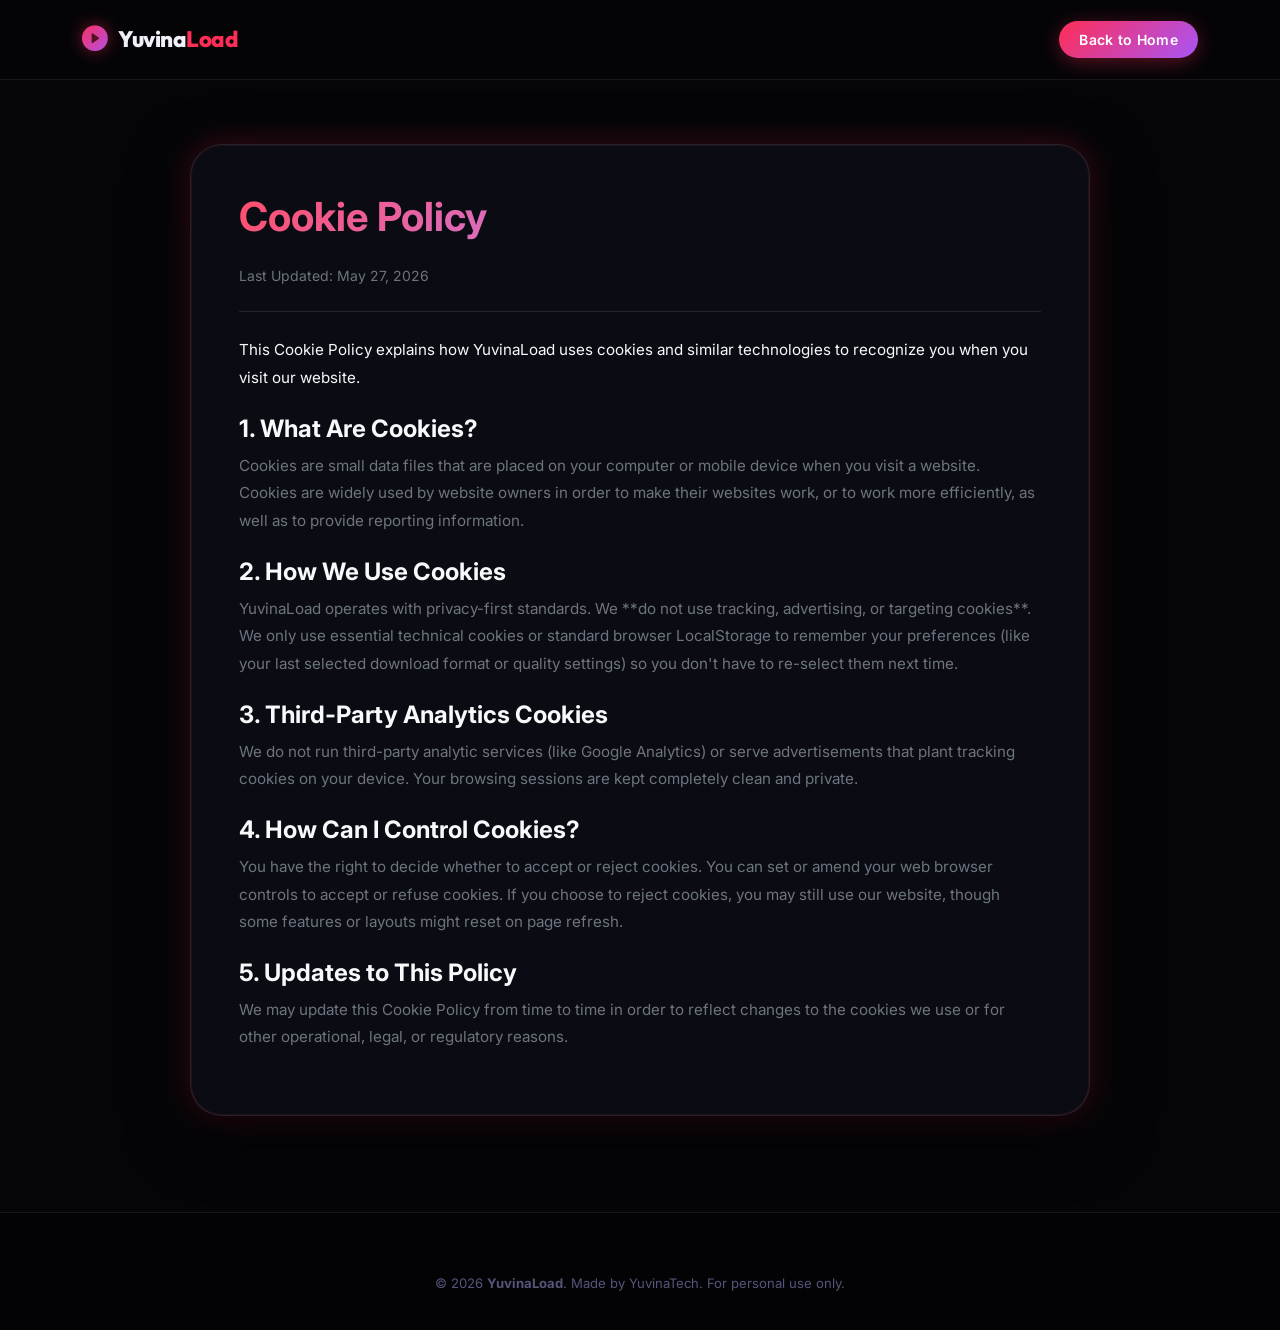
<file: legal/cookies.html>
<!DOCTYPE html>
<html lang="en">
<head>
  <meta charset="UTF-8" />
  <meta name="viewport" content="width=device-width, initial-scale=1.0" />
  <title>Cookie Policy - YuvinaLoad</title>
  <link rel="icon" type="image/png" href="../assets/favicon.png" />
  <link rel="preconnect" href="https://fonts.googleapis.com" />
  <link rel="preconnect" href="https://fonts.gstatic.com" crossorigin />
  <link href="https://fonts.googleapis.com/css2?family=Inter:wght@300;400;500;600;700;800;900&family=Outfit:wght@400;600;700;800&display=swap" rel="stylesheet" />
  <link rel="stylesheet" href="https://cdn.jsdelivr.net/npm/bootstrap@5.3.3/dist/css/bootstrap.min.css" />
  <link rel="stylesheet" href="https://cdn.jsdelivr.net/npm/bootstrap-icons@1.11.3/font/bootstrap-icons.min.css" />
  <link rel="stylesheet" href="../style.css" />

  <!-- Google tag (gtag.js) -->
  <script async src="https://www.googletagmanager.com/gtag/js?id=G-RNN9C85YYX"></script>
  <script>
    window.dataLayer = window.dataLayer || [];
    function gtag(){dataLayer.push(arguments);}
    gtag('js', new Date());

    gtag('config', 'G-RNN9C85YYX');
  </script>
</head>
<body class="section-darker">

  <!-- NAVBAR -->
  <nav class="navbar navbar-expand-lg fixed-top glass-nav" id="mainNav">
    <div class="container">
      <a class="navbar-brand brand-logo" href="../index.html">
        <span class="logo-icon"><i class="bi bi-play-circle-fill"></i></span>
        <span class="brand-text">Yuvina<span class="brand-accent">Load</span></span>
      </a>
      <a class="btn btn-glow-sm ms-auto" href="../index.html">Back to Home</a>
    </div>
  </nav>

  <!-- CONTENT -->
  <section class="py-5 mt-5">
    <div class="container py-5">
      <div class="downloader-card mx-auto p-4 p-md-5" style="max-width: 900px; animation: none;">
        <h1 class="gradient-text mb-4 fw-bold">Cookie Policy</h1>
        <p class="text-secondary small">Last Updated: May 27, 2026</p>
        <hr class="border-secondary my-4" />
        
        <div class="legal-content text-secondary" style="line-height: 1.8; font-size: 0.95rem;">
          <p class="text-light">This Cookie Policy explains how YuvinaLoad uses cookies and similar technologies to recognize you when you visit our website.</p>
          
          <h4 class="text-light mt-4 fw-bold">1. What Are Cookies?</h4>
          <p>Cookies are small data files that are placed on your computer or mobile device when you visit a website. Cookies are widely used by website owners in order to make their websites work, or to work more efficiently, as well as to provide reporting information.</p>
          
          <h4 class="text-light mt-4 fw-bold">2. How We Use Cookies</h4>
          <p>YuvinaLoad operates with privacy-first standards. We **do not use tracking, advertising, or targeting cookies**. We only use essential technical cookies or standard browser LocalStorage to remember your preferences (like your last selected download format or quality settings) so you don't have to re-select them next time.</p>
          
          <h4 class="text-light mt-4 fw-bold">3. Third-Party Analytics Cookies</h4>
          <p>We do not run third-party analytic services (like Google Analytics) or serve advertisements that plant tracking cookies on your device. Your browsing sessions are kept completely clean and private.</p>
          
          <h4 class="text-light mt-4 fw-bold">4. How Can I Control Cookies?</h4>
          <p>You have the right to decide whether to accept or reject cookies. You can set or amend your web browser controls to accept or refuse cookies. If you choose to reject cookies, you may still use our website, though some features or layouts might reset on page refresh.</p>
          
          <h4 class="text-light mt-4 fw-bold">5. Updates to This Policy</h4>
          <p>We may update this Cookie Policy from time to time in order to reflect changes to the cookies we use or for other operational, legal, or regulatory reasons.</p>
        </div>
      </div>
    </div>
  </section>

  <!-- FOOTER -->
  <footer class="site-footer">
    <div class="container">
      <div class="footer-bottom mt-0 pt-0" style="border-top: none;">
        <p>© 2026 <strong>YuvinaLoad</strong>. Made by YuvinaTech. For personal use only.</p>
      </div>
    </div>
  </footer>

</body>
</html>
</file>
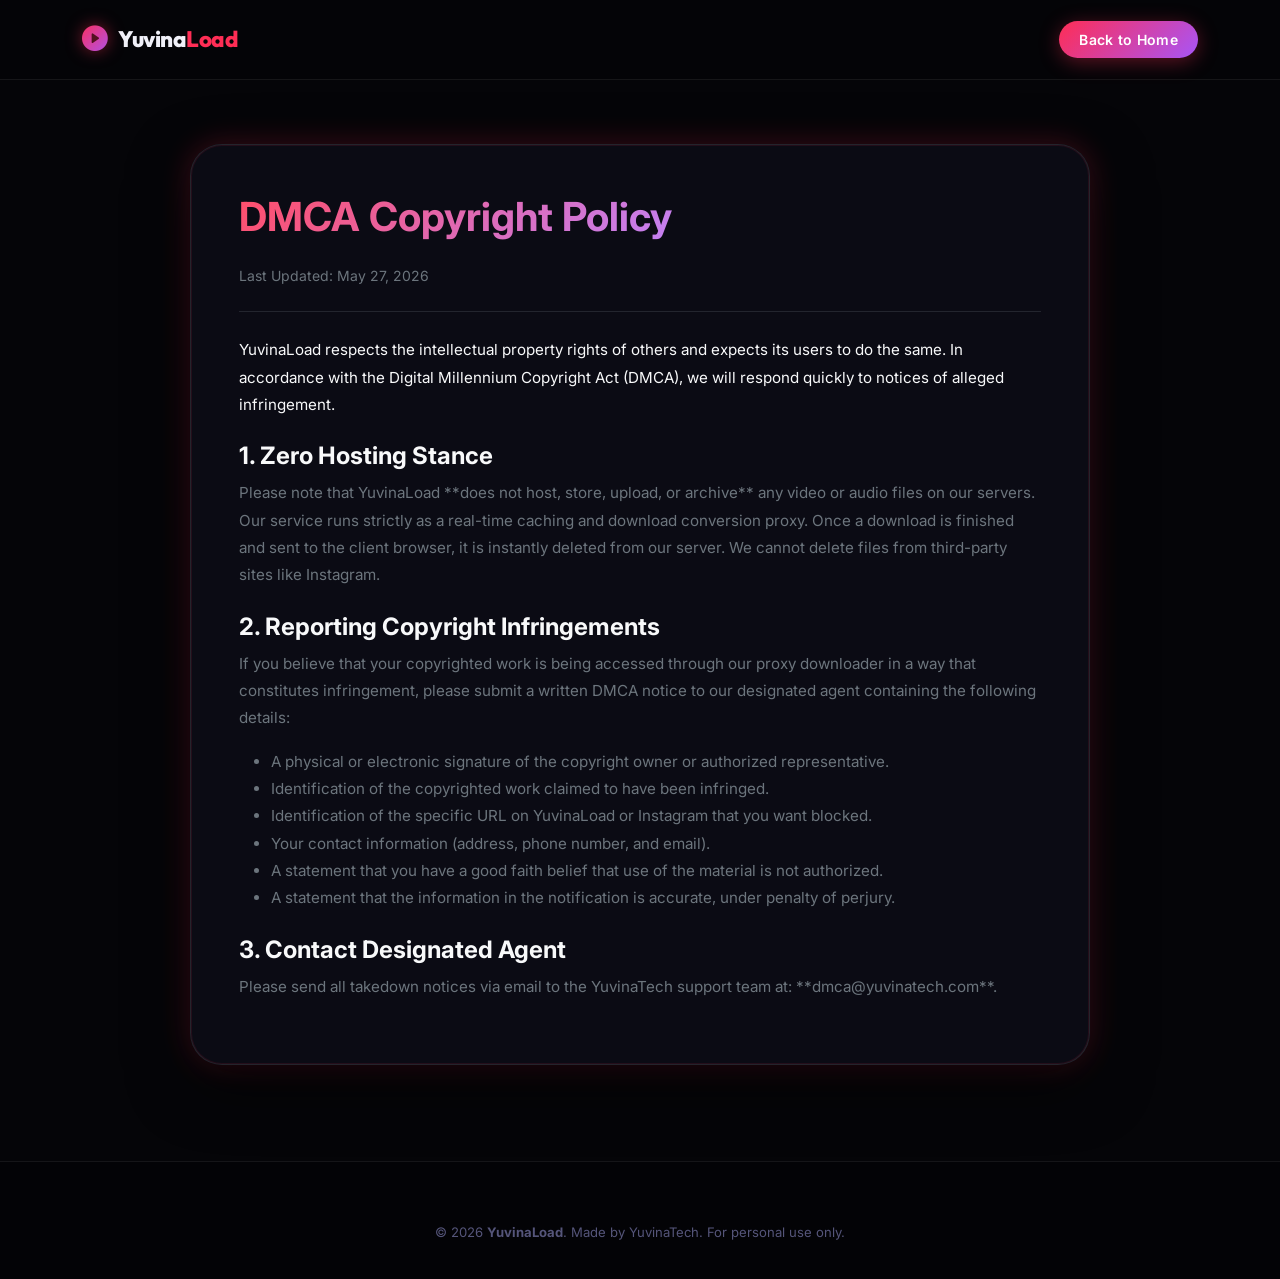
<file: legal/dmca.html>
<!DOCTYPE html>
<html lang="en">
<head>
  <meta charset="UTF-8" />
  <meta name="viewport" content="width=device-width, initial-scale=1.0" />
  <title>DMCA Policy - YuvinaLoad</title>
  <link rel="icon" type="image/png" href="../assets/favicon.png" />
  <link rel="preconnect" href="https://fonts.googleapis.com" />
  <link rel="preconnect" href="https://fonts.gstatic.com" crossorigin />
  <link href="https://fonts.googleapis.com/css2?family=Inter:wght@300;400;500;600;700;800;900&family=Outfit:wght@400;600;700;800&display=swap" rel="stylesheet" />
  <link rel="stylesheet" href="https://cdn.jsdelivr.net/npm/bootstrap@5.3.3/dist/css/bootstrap.min.css" />
  <link rel="stylesheet" href="https://cdn.jsdelivr.net/npm/bootstrap-icons@1.11.3/font/bootstrap-icons.min.css" />
  <link rel="stylesheet" href="../style.css" />

  <!-- Google tag (gtag.js) -->
  <script async src="https://www.googletagmanager.com/gtag/js?id=G-RNN9C85YYX"></script>
  <script>
    window.dataLayer = window.dataLayer || [];
    function gtag(){dataLayer.push(arguments);}
    gtag('js', new Date());
  
    gtag('config', 'G-RNN9C85YYX');
  </script>
</head>
<body class="section-darker">

  <!-- NAVBAR -->
  <nav class="navbar navbar-expand-lg fixed-top glass-nav" id="mainNav">
    <div class="container">
      <a class="navbar-brand brand-logo" href="../index.html">
        <span class="logo-icon"><i class="bi bi-play-circle-fill"></i></span>
        <span class="brand-text">Yuvina<span class="brand-accent">Load</span></span>
      </a>
      <a class="btn btn-glow-sm ms-auto" href="../index.html">Back to Home</a>
    </div>
  </nav>

  <!-- CONTENT -->
  <section class="py-5 mt-5">
    <div class="container py-5">
      <div class="downloader-card mx-auto p-4 p-md-5" style="max-width: 900px; animation: none;">
        <h1 class="gradient-text mb-4 fw-bold">DMCA Copyright Policy</h1>
        <p class="text-secondary small">Last Updated: May 27, 2026</p>
        <hr class="border-secondary my-4" />
        
        <div class="legal-content text-secondary" style="line-height: 1.8; font-size: 0.95rem;">
          <p class="text-light">YuvinaLoad respects the intellectual property rights of others and expects its users to do the same. In accordance with the Digital Millennium Copyright Act (DMCA), we will respond quickly to notices of alleged infringement.</p>
          
          <h4 class="text-light mt-4 fw-bold">1. Zero Hosting Stance</h4>
          <p>Please note that YuvinaLoad **does not host, store, upload, or archive** any video or audio files on our servers. Our service runs strictly as a real-time caching and download conversion proxy. Once a download is finished and sent to the client browser, it is instantly deleted from our server. We cannot delete files from third-party sites like Instagram.</p>
          
          <h4 class="text-light mt-4 fw-bold">2. Reporting Copyright Infringements</h4>
          <p>If you believe that your copyrighted work is being accessed through our proxy downloader in a way that constitutes infringement, please submit a written DMCA notice to our designated agent containing the following details:</p>
          <ul>
            <li>A physical or electronic signature of the copyright owner or authorized representative.</li>
            <li>Identification of the copyrighted work claimed to have been infringed.</li>
            <li>Identification of the specific URL on YuvinaLoad or Instagram that you want blocked.</li>
            <li>Your contact information (address, phone number, and email).</li>
            <li>A statement that you have a good faith belief that use of the material is not authorized.</li>
            <li>A statement that the information in the notification is accurate, under penalty of perjury.</li>
          </ul>
          
          <h4 class="text-light mt-4 fw-bold">3. Contact Designated Agent</h4>
          <p>Please send all takedown notices via email to the YuvinaTech support team at: **dmca@yuvinatech.com**.</p>
        </div>
      </div>
    </div>
  </section>

  <!-- FOOTER -->
  <footer class="site-footer">
    <div class="container">
      <div class="footer-bottom mt-0 pt-0" style="border-top: none;">
        <p>© 2026 <strong>YuvinaLoad</strong>. Made by YuvinaTech. For personal use only.</p>
      </div>
    </div>
  </footer>

</body>
</html>
</file>
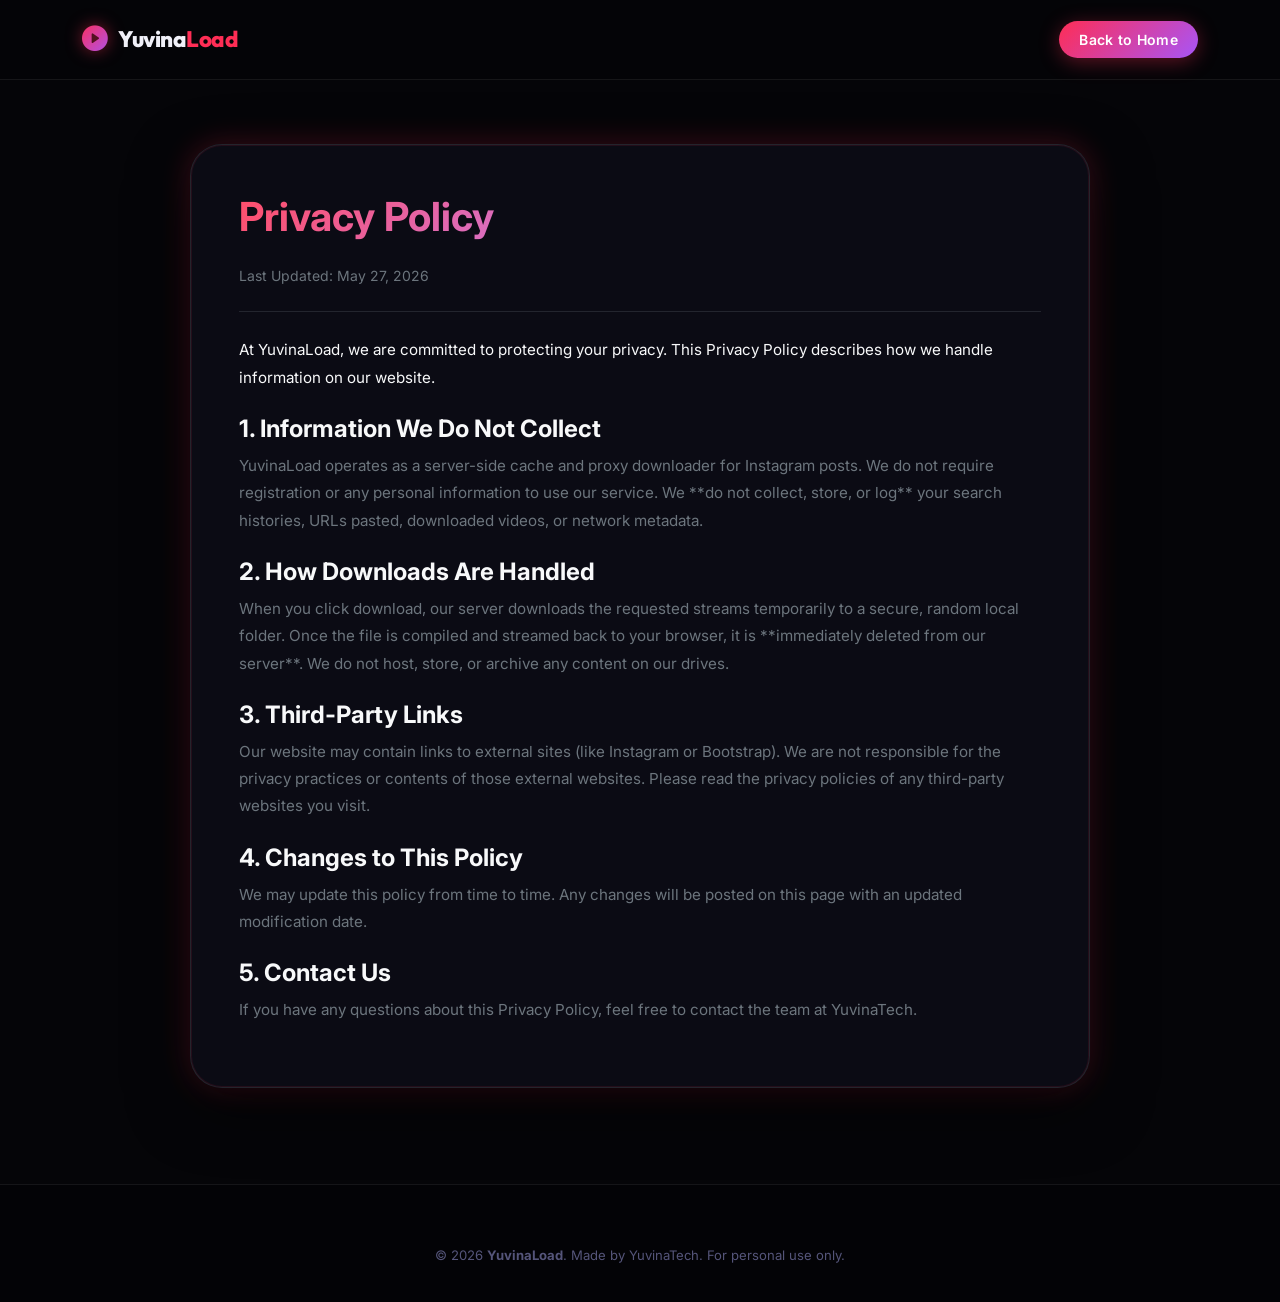
<file: legal/privacy.html>
<!DOCTYPE html>
<html lang="en">
<head>
  <meta charset="UTF-8" />
  <meta name="viewport" content="width=device-width, initial-scale=1.0" />
  <title>Privacy Policy - YuvinaLoad</title>
  <link rel="icon" type="image/png" href="../assets/favicon.png" />
  <link rel="preconnect" href="https://fonts.googleapis.com" />
  <link rel="preconnect" href="https://fonts.gstatic.com" crossorigin />
  <link href="https://fonts.googleapis.com/css2?family=Inter:wght@300;400;500;600;700;800;900&family=Outfit:wght@400;600;700;800&display=swap" rel="stylesheet" />
  <link rel="stylesheet" href="https://cdn.jsdelivr.net/npm/bootstrap@5.3.3/dist/css/bootstrap.min.css" />
  <link rel="stylesheet" href="https://cdn.jsdelivr.net/npm/bootstrap-icons@1.11.3/font/bootstrap-icons.min.css" />
  <link rel="stylesheet" href="../style.css" />

  <!-- Google tag (gtag.js) -->
  <script async src="https://www.googletagmanager.com/gtag/js?id=G-RNN9C85YYX"></script>
  <script>
    window.dataLayer = window.dataLayer || [];
    function gtag(){dataLayer.push(arguments);}
    gtag('js', new Date());
  
    gtag('config', 'G-RNN9C85YYX');
  </script>
</head>
<body class="section-darker">

  <!-- NAVBAR -->
  <nav class="navbar navbar-expand-lg fixed-top glass-nav" id="mainNav">
    <div class="container">
      <a class="navbar-brand brand-logo" href="../index.html">
        <span class="logo-icon"><i class="bi bi-play-circle-fill"></i></span>
        <span class="brand-text">Yuvina<span class="brand-accent">Load</span></span>
      </a>
      <a class="btn btn-glow-sm ms-auto" href="../index.html">Back to Home</a>
    </div>
  </nav>

  <!-- CONTENT -->
  <section class="py-5 mt-5">
    <div class="container py-5">
      <div class="downloader-card mx-auto p-4 p-md-5" style="max-width: 900px; animation: none;">
        <h1 class="gradient-text mb-4 fw-bold">Privacy Policy</h1>
        <p class="text-secondary small">Last Updated: May 27, 2026</p>
        <hr class="border-secondary my-4" />
        
        <div class="legal-content text-secondary" style="line-height: 1.8; font-size: 0.95rem;">
          <p class="text-light">At YuvinaLoad, we are committed to protecting your privacy. This Privacy Policy describes how we handle information on our website.</p>
          
          <h4 class="text-light mt-4 fw-bold">1. Information We Do Not Collect</h4>
          <p>YuvinaLoad operates as a server-side cache and proxy downloader for Instagram posts. We do not require registration or any personal information to use our service. We **do not collect, store, or log** your search histories, URLs pasted, downloaded videos, or network metadata.</p>
          
          <h4 class="text-light mt-4 fw-bold">2. How Downloads Are Handled</h4>
          <p>When you click download, our server downloads the requested streams temporarily to a secure, random local folder. Once the file is compiled and streamed back to your browser, it is **immediately deleted from our server**. We do not host, store, or archive any content on our drives.</p>
          
          <h4 class="text-light mt-4 fw-bold">3. Third-Party Links</h4>
          <p>Our website may contain links to external sites (like Instagram or Bootstrap). We are not responsible for the privacy practices or contents of those external websites. Please read the privacy policies of any third-party websites you visit.</p>
          
          <h4 class="text-light mt-4 fw-bold">4. Changes to This Policy</h4>
          <p>We may update this policy from time to time. Any changes will be posted on this page with an updated modification date.</p>
          
          <h4 class="text-light mt-4 fw-bold">5. Contact Us</h4>
          <p>If you have any questions about this Privacy Policy, feel free to contact the team at YuvinaTech.</p>
        </div>
      </div>
    </div>
  </section>

  <!-- FOOTER -->
  <footer class="site-footer">
    <div class="container">
      <div class="footer-bottom mt-0 pt-0" style="border-top: none;">
        <p>© 2026 <strong>YuvinaLoad</strong>. Made by YuvinaTech. For personal use only.</p>
      </div>
    </div>
  </footer>

</body>
</html>
</file>
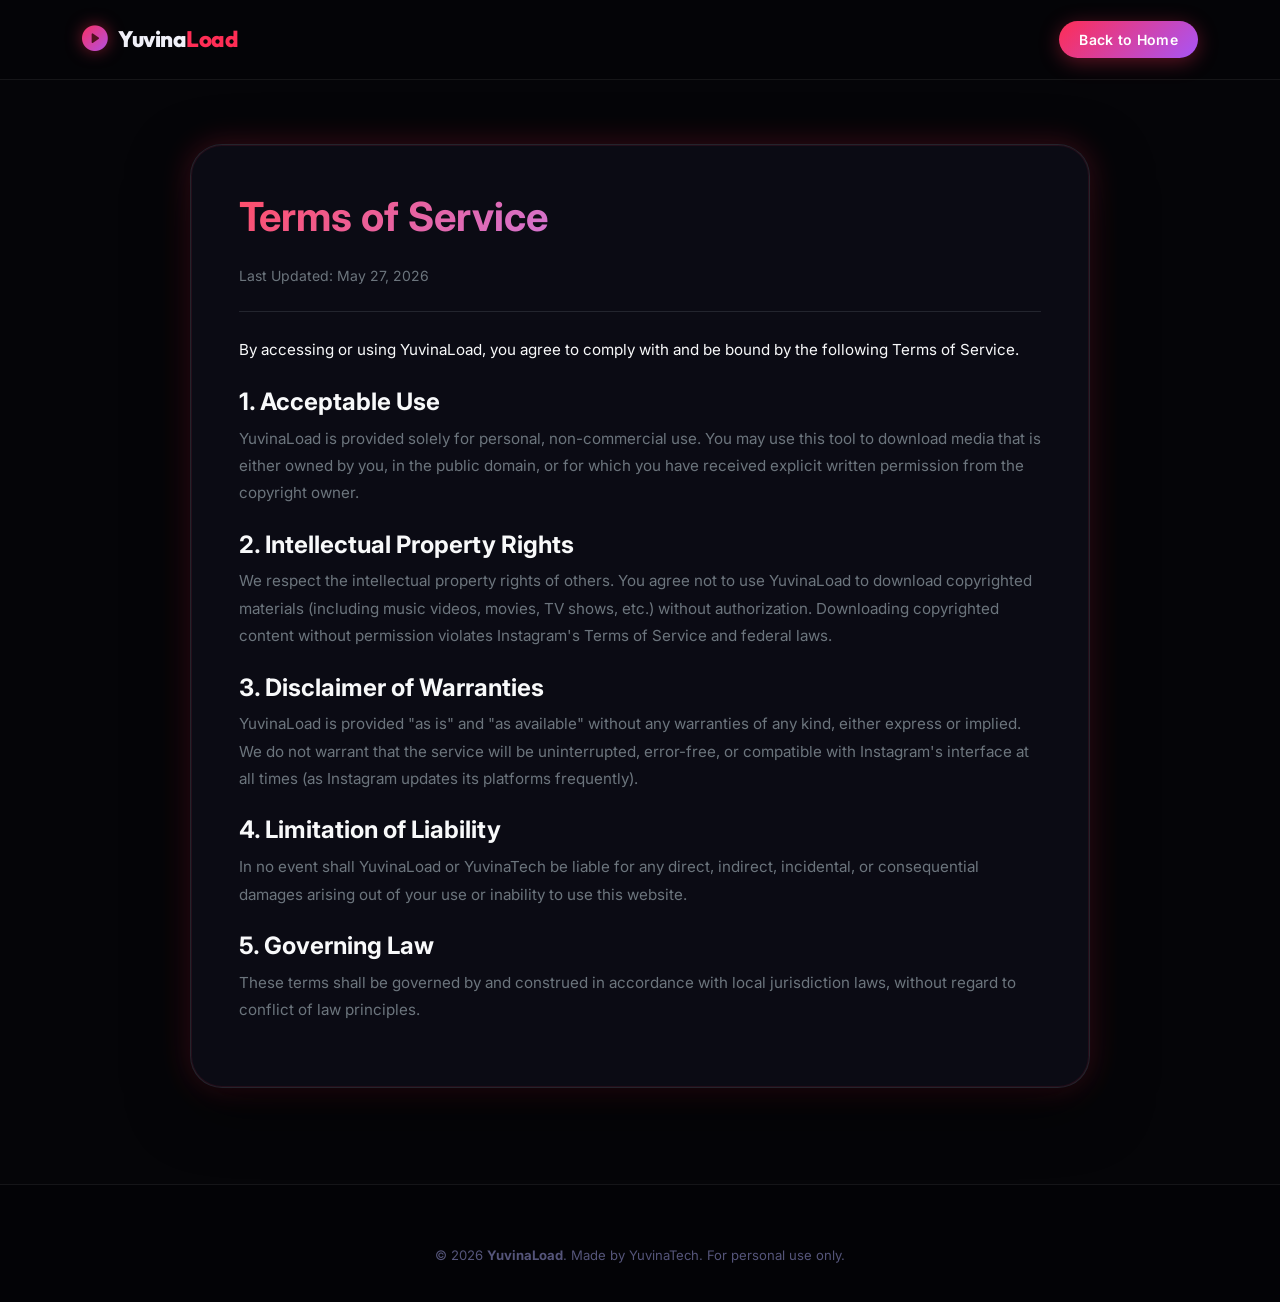
<file: legal/terms.html>
<!DOCTYPE html>
<html lang="en">
<head>
  <meta charset="UTF-8" />
  <meta name="viewport" content="width=device-width, initial-scale=1.0" />
  <title>Terms of Service - YuvinaLoad</title>
  <link rel="icon" type="image/png" href="../assets/favicon.png" />
  <link rel="preconnect" href="https://fonts.googleapis.com" />
  <link rel="preconnect" href="https://fonts.gstatic.com" crossorigin />
  <link href="https://fonts.googleapis.com/css2?family=Inter:wght@300;400;500;600;700;800;900&family=Outfit:wght@400;600;700;800&display=swap" rel="stylesheet" />
  <link rel="stylesheet" href="https://cdn.jsdelivr.net/npm/bootstrap@5.3.3/dist/css/bootstrap.min.css" />
  <link rel="stylesheet" href="https://cdn.jsdelivr.net/npm/bootstrap-icons@1.11.3/font/bootstrap-icons.min.css" />
  <link rel="stylesheet" href="../style.css" />
  <!-- Google tag (gtag.js) -->
  <script async src="https://www.googletagmanager.com/gtag/js?id=G-RNN9C85YYX"></script>
  <script>
    window.dataLayer = window.dataLayer || [];
    function gtag(){dataLayer.push(arguments);}
    gtag('js', new Date());
  
    gtag('config', 'G-RNN9C85YYX');
  </script>
</head>
<body class="section-darker">

  <!-- NAVBAR -->
  <nav class="navbar navbar-expand-lg fixed-top glass-nav" id="mainNav">
    <div class="container">
      <a class="navbar-brand brand-logo" href="../index.html">
        <span class="logo-icon"><i class="bi bi-play-circle-fill"></i></span>
        <span class="brand-text">Yuvina<span class="brand-accent">Load</span></span>
      </a>
      <a class="btn btn-glow-sm ms-auto" href="../index.html">Back to Home</a>
    </div>
  </nav>

  <!-- CONTENT -->
  <section class="py-5 mt-5">
    <div class="container py-5">
      <div class="downloader-card mx-auto p-4 p-md-5" style="max-width: 900px; animation: none;">
        <h1 class="gradient-text mb-4 fw-bold">Terms of Service</h1>
        <p class="text-secondary small">Last Updated: May 27, 2026</p>
        <hr class="border-secondary my-4" />
        
        <div class="legal-content text-secondary" style="line-height: 1.8; font-size: 0.95rem;">
          <p class="text-light">By accessing or using YuvinaLoad, you agree to comply with and be bound by the following Terms of Service.</p>
          
          <h4 class="text-light mt-4 fw-bold">1. Acceptable Use</h4>
          <p>YuvinaLoad is provided solely for personal, non-commercial use. You may use this tool to download media that is either owned by you, in the public domain, or for which you have received explicit written permission from the copyright owner.</p>
          
          <h4 class="text-light mt-4 fw-bold">2. Intellectual Property Rights</h4>
          <p>We respect the intellectual property rights of others. You agree not to use YuvinaLoad to download copyrighted materials (including music videos, movies, TV shows, etc.) without authorization. Downloading copyrighted content without permission violates Instagram's Terms of Service and federal laws.</p>
          
          <h4 class="text-light mt-4 fw-bold">3. Disclaimer of Warranties</h4>
          <p>YuvinaLoad is provided "as is" and "as available" without any warranties of any kind, either express or implied. We do not warrant that the service will be uninterrupted, error-free, or compatible with Instagram's interface at all times (as Instagram updates its platforms frequently).</p>
          
          <h4 class="text-light mt-4 fw-bold">4. Limitation of Liability</h4>
          <p>In no event shall YuvinaLoad or YuvinaTech be liable for any direct, indirect, incidental, or consequential damages arising out of your use or inability to use this website.</p>
          
          <h4 class="text-light mt-4 fw-bold">5. Governing Law</h4>
          <p>These terms shall be governed by and construed in accordance with local jurisdiction laws, without regard to conflict of law principles.</p>
        </div>
      </div>
    </div>
  </section>

  <!-- FOOTER -->
  <footer class="site-footer">
    <div class="container">
      <div class="footer-bottom mt-0 pt-0" style="border-top: none;">
        <p>© 2026 <strong>YuvinaLoad</strong>. Made by YuvinaTech. For personal use only.</p>
      </div>
    </div>
  </footer>

</body>
</html>
</file>
<file: style.css>
/* ══════════════════════════════════════════════
   YuvinaLoad – Instagram Downloader Stylesheet
   ══════════════════════════════════════════════ */

/* ── CSS Custom Properties ── */
:root {
  --bg-darkest: #050508;
  --bg-dark:    #0a0a12;
  --bg-card:    #0f0f1a;
  --bg-glass:   rgba(15, 15, 26, 0.7);
  --border:     rgba(255,255,255,0.07);
  --border-glow: rgba(255,60,100,0.3);

  --red:        #ff2d55;
  --red-light:  #ff4e6a;
  --purple:     #a855f7;
  --blue:       #38bdf8;
  --green:      #06d6a0;
  --amber:      #f59e0b;

  --grad-primary: linear-gradient(135deg, #ff2d55 0%, #a855f7 100%);
  --grad-text:    linear-gradient(135deg, #ff4e6a 0%, #c084fc 60%, #38bdf8 100%);

  --text-primary:   #f0f0f8;
  --text-secondary: #8888aa;
  --text-muted:     #55557a;

  --ff-body:    'Inter', sans-serif;
  --ff-heading: 'Outfit', sans-serif;

  --radius-sm:  8px;
  --radius-md:  14px;
  --radius-lg:  22px;
  --radius-xl:  32px;

  --shadow-glow-red:    0 0 30px rgba(255,45,85,0.25);
  --shadow-glow-purple: 0 0 30px rgba(168,85,247,0.25);
  --shadow-card:        0 8px 32px rgba(0,0,0,0.5);
}

/* ── Reset & Base ── */
*, *::before, *::after { box-sizing: border-box; margin: 0; padding: 0; }

html {
  scroll-behavior: smooth;
  scroll-padding-top: 80px;
}

body {
  font-family: var(--ff-body);
  background: var(--bg-darkest);
  color: var(--text-primary);
  min-height: 100vh;
  overflow-x: hidden;
  line-height: 1.6;
}

/* ── Scrollbar ── */
::-webkit-scrollbar { width: 6px; }
::-webkit-scrollbar-track { background: var(--bg-dark); }
::-webkit-scrollbar-thumb { background: var(--red); border-radius: 3px; }

/* ══════════════════════════════
   NAVBAR
══════════════════════════════ */
.glass-nav {
  background: rgba(5,5,8,0.85);
  backdrop-filter: blur(20px);
  -webkit-backdrop-filter: blur(20px);
  border-bottom: 1px solid var(--border);
  padding: 14px 0;
  transition: all 0.3s ease;
}

.glass-nav.scrolled {
  background: rgba(5,5,8,0.97);
  padding: 10px 0;
  box-shadow: 0 4px 30px rgba(0,0,0,0.4);
}

.brand-logo {
  display: flex;
  align-items: center;
  gap: 10px;
  text-decoration: none;
}

.logo-icon {
  font-size: 1.6rem;
  background: var(--grad-primary);
  -webkit-background-clip: text;
  -webkit-text-fill-color: transparent;
  background-clip: text;
  filter: drop-shadow(0 0 8px rgba(255,45,85,0.5));
  animation: logo-pulse 3s ease-in-out infinite;
}

@keyframes logo-pulse {
  0%, 100% { filter: drop-shadow(0 0 8px rgba(255,45,85,0.5)); }
  50%       { filter: drop-shadow(0 0 16px rgba(168,85,247,0.7)); }
}

.brand-text {
  font-family: var(--ff-heading);
  font-size: 1.4rem;
  font-weight: 800;
  color: var(--text-primary);
  letter-spacing: -0.5px;
}

.brand-accent { color: var(--red); }

.nav-pill {
  color: var(--text-secondary) !important;
  font-size: 0.9rem;
  font-weight: 500;
  padding: 6px 14px !important;
  border-radius: 99px !important;
  transition: all 0.25s ease;
}

.nav-pill:hover, .nav-pill.active {
  color: var(--text-primary) !important;
  background: rgba(255,255,255,0.07) !important;
}

.btn-glow-sm {
  background: var(--grad-primary);
  color: white !important;
  border: none;
  padding: 8px 20px;
  border-radius: 99px;
  font-size: 0.875rem;
  font-weight: 600;
  letter-spacing: 0.3px;
  transition: all 0.3s ease;
  box-shadow: 0 4px 20px rgba(255,45,85,0.35);
  text-decoration: none;
}

.btn-glow-sm:hover {
  transform: translateY(-2px);
  box-shadow: 0 8px 28px rgba(255,45,85,0.5);
}

.custom-toggler {
  border: 1px solid var(--border);
  background: rgba(255,255,255,0.05);
  color: var(--text-primary);
  border-radius: var(--radius-sm);
  font-size: 1.3rem;
  padding: 4px 10px;
}

/* ══════════════════════════════
   HERO
══════════════════════════════ */
.hero-section {
  position: relative;
  min-height: 100vh;
  display: flex;
  align-items: center;
  padding: 100px 0 60px;
  overflow: hidden;
  background: url('assets/hero-bg.png') center center / cover no-repeat;
}

.hero-overlay {
  position: absolute;
  inset: 0;
  background: linear-gradient(
    to bottom,
    rgba(5,5,8,0.55) 0%,
    rgba(5,5,8,0.3) 40%,
    rgba(5,5,8,0.7) 80%,
    rgba(5,5,8,1) 100%
  );
  z-index: 1;
}

.hero-particles {
  position: absolute;
  inset: 0;
  z-index: 2;
  pointer-events: none;
}

.hero-content {
  position: relative;
  z-index: 3;
}

/* Hero Badge */
.hero-badge {
  display: inline-flex;
  align-items: center;
  gap: 6px;
  background: rgba(255,45,85,0.15);
  border: 1px solid rgba(255,45,85,0.3);
  color: var(--red-light);
  padding: 6px 18px;
  border-radius: 99px;
  font-size: 0.85rem;
  font-weight: 600;
  letter-spacing: 0.5px;
  animation: badge-glow 3s ease-in-out infinite;
}

@keyframes badge-glow {
  0%, 100% { box-shadow: 0 0 10px rgba(255,45,85,0.2); }
  50%       { box-shadow: 0 0 20px rgba(255,45,85,0.4); }
}

/* Hero Titles */
.hero-title {
  font-family: var(--ff-heading);
  font-size: clamp(2.2rem, 5vw, 4rem);
  font-weight: 900;
  line-height: 1.1;
  letter-spacing: -1.5px;
  color: var(--text-primary);
  margin-bottom: 1.2rem;
}

.gradient-text {
  background: var(--grad-text);
  -webkit-background-clip: text;
  -webkit-text-fill-color: transparent;
  background-clip: text;
}

.hero-subtitle {
  font-size: 1.05rem;
  color: rgb(255, 255, 255);
  max-width: 540px;
  margin: 0 auto 2.5rem;
  line-height: 1.7;
}

/* ── Downloader Card ── */
.downloader-card {
  background: rgba(12, 12, 22, 0.92);
  border: 1px solid rgba(255,255,255,0.1);
  border-radius: var(--radius-xl);
  padding: 2rem;
  max-width: 780px;
  box-shadow:
    0 20px 60px rgba(0,0,0,0.6),
    0 0 0 1px rgba(255,45,85,0.1) inset,
    var(--shadow-glow-red);
  backdrop-filter: blur(20px);
  -webkit-backdrop-filter: blur(20px);
  animation: card-float 6s ease-in-out infinite;
}

@keyframes card-float {
  0%, 100% { transform: translateY(0); }
  50%       { transform: translateY(-8px); }
}

/* Input row */
.input-row {
  display: flex;
  gap: 12px;
  align-items: stretch;
}

.url-input-wrapper {
  position: relative;
  display: flex;
  align-items: center;
  background: rgba(255,255,255,0.04);
  border: 1px solid rgba(255,255,255,0.12);
  border-radius: var(--radius-md);
  transition: all 0.3s ease;
  overflow: hidden;
}

.url-input-wrapper:focus-within {
  border-color: rgba(255,45,85,0.5);
  box-shadow: 0 0 0 3px rgba(255,45,85,0.12);
  background: rgba(255,255,255,0.06);
}

.input-icon {
  position: absolute;
  left: 14px;
  color: var(--text-muted);
  font-size: 1.2rem;
  pointer-events: none;
}

.url-input {
  flex: 1;
  background: transparent;
  border: none;
  outline: none;
  color: var(--text-primary);
  font-size: 0.95rem;
  padding: 14px 50px 14px 42px;
  font-family: var(--ff-body);
  width: 100%;
}

.url-input::placeholder { color: var(--text-muted); }

.paste-btn {
  background: transparent;
  border: none;
  color: var(--text-secondary);
  padding: 0 14px;
  cursor: pointer;
  font-size: 1.05rem;
  transition: color 0.2s;
}

.paste-btn:hover { color: var(--red); }

.btn-fetch {
  background: var(--grad-primary);
  border: none;
  color: white;
  font-weight: 700;
  font-size: 0.9rem;
  padding: 0 24px;
  border-radius: var(--radius-md);
  cursor: pointer;
  white-space: nowrap;
  transition: all 0.3s ease;
  box-shadow: 0 4px 20px rgba(255,45,85,0.4);
  min-width: 140px;
  display: flex;
  align-items: center;
  justify-content: center;
  gap: 6px;
}

.btn-fetch:hover {
  transform: translateY(-2px);
  box-shadow: 0 8px 30px rgba(255,45,85,0.55);
}

.btn-fetch:active { transform: translateY(0); }

/* Status message */
.status-msg {
  margin-top: 14px;
  padding: 10px 16px;
  border-radius: var(--radius-sm);
  font-size: 0.875rem;
  font-weight: 500;
}

.status-msg.error {
  background: rgba(255,45,85,0.1);
  border: 1px solid rgba(255,45,85,0.3);
  color: #ff7a90;
}

.status-msg.success {
  background: rgba(6,214,160,0.1);
  border: 1px solid rgba(6,214,160,0.3);
  color: var(--green);
}

/* Video Preview */
.video-preview {
  margin-top: 20px;
  animation: fade-up 0.4s ease;
}

@keyframes fade-up {
  from { opacity: 0; transform: translateY(16px); }
  to   { opacity: 1; transform: translateY(0); }
}

.preview-inner {
  display: flex;
  gap: 16px;
  align-items: flex-start;
  margin-bottom: 20px;
}

.thumb-wrapper {
  position: relative;
  flex-shrink: 0;
  border-radius: var(--radius-md);
  overflow: hidden;
  width: 160px;
  height: 90px;
  box-shadow: 0 4px 20px rgba(0,0,0,0.5);
}

.preview-thumb {
  width: 100%;
  height: 100%;
  object-fit: cover;
  display: block;
}

.thumb-overlay {
  position: absolute;
  inset: 0;
  background: rgba(0,0,0,0.35);
  display: flex;
  align-items: center;
  justify-content: center;
  opacity: 0;
  transition: opacity 0.3s;
}

.thumb-wrapper:hover .thumb-overlay { opacity: 1; }

.thumb-overlay i {
  font-size: 2rem;
  color: white;
  filter: drop-shadow(0 0 8px rgba(255,255,255,0.5));
}

.preview-meta { flex: 1; text-align: left; }

.preview-badge {
  display: inline-block;
  background: rgba(255,45,85,0.15);
  color: var(--red-light);
  font-size: 0.72rem;
  font-weight: 700;
  text-transform: uppercase;
  letter-spacing: 0.8px;
  padding: 3px 10px;
  border-radius: 99px;
  margin-bottom: 8px;
}

.preview-title {
  font-size: 0.95rem;
  font-weight: 700;
  line-height: 1.4;
  margin-bottom: 10px;
  display: -webkit-box;
  -webkit-line-clamp: 2;
  -webkit-box-orient: vertical;
  overflow: hidden;
}

.preview-details {
  display: flex;
  gap: 14px;
  flex-wrap: wrap;
  font-size: 0.78rem;
  color: var(--text-secondary);
}

.preview-details span {
  display: flex;
  align-items: center;
  gap: 5px;
}

/* Format Tabs */
.format-section { border-top: 1px solid var(--border); padding-top: 18px; }

.format-label {
  font-size: 0.8rem;
  font-weight: 600;
  text-transform: uppercase;
  letter-spacing: 0.8px;
  color: var(--text-secondary);
  margin-bottom: 12px;
}

.format-tabs {
  display: flex;
  gap: 8px;
  margin-bottom: 16px;
}

.format-tab {
  display: flex;
  align-items: center;
  gap: 6px;
  background: rgba(255,255,255,0.04);
  border: 1px solid rgba(255,255,255,0.1);
  color: var(--text-secondary);
  padding: 8px 18px;
  border-radius: var(--radius-sm);
  font-size: 0.875rem;
  font-weight: 600;
  cursor: pointer;
  transition: all 0.25s ease;
}

.format-tab:hover {
  border-color: rgba(255,45,85,0.4);
  color: var(--text-primary);
}

.format-tab.active {
  background: rgba(255,45,85,0.15);
  border-color: rgba(255,45,85,0.5);
  color: var(--red-light);
  box-shadow: 0 0 12px rgba(255,45,85,0.2);
}

/* Quality Grid */
.quality-grid {
  display: flex;
  gap: 8px;
  flex-wrap: wrap;
  margin-bottom: 20px;
}

.quality-btn {
  background: rgba(255,255,255,0.04);
  border: 1px solid rgba(255,255,255,0.1);
  color: var(--text-secondary);
  padding: 6px 14px;
  border-radius: 99px;
  font-size: 0.8rem;
  font-weight: 600;
  cursor: pointer;
  transition: all 0.2s ease;
}

.quality-btn:hover {
  border-color: rgba(168,85,247,0.4);
  color: var(--text-primary);
}

.quality-btn.selected {
  background: rgba(168,85,247,0.15);
  border-color: rgba(168,85,247,0.5);
  color: #c084fc;
  box-shadow: 0 0 10px rgba(168,85,247,0.2);
}

.quality-btn.best::after {
  content: ' ★';
  color: var(--amber);
}

/* Download Button */
.btn-download {
  width: 100%;
  background: var(--grad-primary);
  border: none;
  color: white;
  font-family: var(--ff-heading);
  font-size: 1rem;
  font-weight: 700;
  padding: 14px 30px;
  border-radius: var(--radius-md);
  cursor: pointer;
  display: flex;
  align-items: center;
  justify-content: center;
  gap: 10px;
  transition: all 0.3s ease;
  box-shadow: 0 6px 24px rgba(255,45,85,0.4);
  letter-spacing: 0.3px;
  position: relative;
  overflow: hidden;
}

.btn-download::before {
  content: '';
  position: absolute;
  top: 0; left: -100%;
  width: 60%;
  height: 100%;
  background: linear-gradient(90deg, transparent, rgba(255,255,255,0.15), transparent);
  transform: skewX(-25deg);
  animation: shimmer 2.5s infinite;
}

@keyframes shimmer {
  0%   { left: -100%; }
  100% { left: 150%; }
}

.btn-download:hover {
  transform: translateY(-3px);
  box-shadow: 0 12px 36px rgba(255,45,85,0.55);
}

.btn-download:active { transform: translateY(0); }

/* Stats */
.hero-stats {
  display: flex;
  align-items: center;
  justify-content: center;
  gap: 0;
  margin-top: 3rem;
  flex-wrap: wrap;
  gap: 20px;
}

.stat-item {
  text-align: center;
  padding: 0 24px;
}

.stat-num {
  font-family: var(--ff-heading);
  font-size: 2rem;
  font-weight: 900;
  background: var(--grad-text);
  -webkit-background-clip: text;
  -webkit-text-fill-color: transparent;
  background-clip: text;
}

.stat-suffix {
  font-family: var(--ff-heading);
  font-size: 1.6rem;
  font-weight: 900;
  background: var(--grad-text);
  -webkit-background-clip: text;
  -webkit-text-fill-color: transparent;
  background-clip: text;
}

.stat-label {
  display: block;
  font-size: 0.78rem;
  color: var(--text-muted);
  font-weight: 500;
  text-transform: uppercase;
  letter-spacing: 0.6px;
  margin-top: 2px;
}

.stat-divider {
  width: 1px;
  height: 40px;
  background: var(--border);
  display: none;
}

@media (min-width: 768px) {
  .stat-divider { display: block; }
  .hero-stats { gap: 0; }
  .stat-item { padding: 0 32px; }
}

/* Scroll indicator */
.scroll-indicator {
  position: absolute;
  bottom: 30px;
  left: 50%;
  transform: translateX(-50%);
  z-index: 3;
}

.scroll-dot {
  width: 6px;
  height: 40px;
  border-radius: 3px;
  background: var(--border);
  position: relative;
  overflow: hidden;
}

.scroll-dot::after {
  content: '';
  position: absolute;
  top: 0; left: 0;
  width: 100%;
  height: 50%;
  background: var(--grad-primary);
  border-radius: 3px;
  animation: scroll-anim 2s ease-in-out infinite;
}

@keyframes scroll-anim {
  0%   { top: -50%; }
  100% { top: 100%; }
}

/* ══════════════════════════════
   SECTIONS
══════════════════════════════ */
.section-dark    { background: var(--bg-dark); }
.section-darker  { background: var(--bg-darkest); }

.section-tag {
  display: inline-block;
  background: rgba(255,45,85,0.1);
  border: 1px solid rgba(255,45,85,0.25);
  color: var(--red-light);
  font-size: 0.75rem;
  font-weight: 700;
  text-transform: uppercase;
  letter-spacing: 1px;
  padding: 5px 16px;
  border-radius: 99px;
  margin-bottom: 14px;
}

.section-title {
  font-family: var(--ff-heading);
  font-size: clamp(1.8rem, 4vw, 2.6rem);
  font-weight: 800;
  letter-spacing: -0.8px;
  margin-bottom: 10px;
}

.section-subtitle {
  color: var(--text-secondary);
  font-size: 1rem;
  max-width: 480px;
  margin: 0 auto;
}

/* ── Steps ── */
.step-card {
  background: var(--bg-card);
  border: 1px solid var(--border);
  border-radius: var(--radius-lg);
  padding: 2rem 1.5rem;
  text-align: center;
  position: relative;
  transition: all 0.35s ease;
  height: 100%;
}

.step-card:hover {
  border-color: rgba(255,45,85,0.3);
  transform: translateY(-6px);
  box-shadow: 0 16px 40px rgba(0,0,0,0.4), var(--shadow-glow-red);
}

.step-number {
  font-family: var(--ff-heading);
  font-size: 4rem;
  font-weight: 900;
  background: var(--grad-primary);
  -webkit-background-clip: text;
  -webkit-text-fill-color: transparent;
  background-clip: text;
  opacity: 0.25;
  position: absolute;
  top: 10px;
  right: 18px;
  line-height: 1;
}

.step-icon {
  width: 64px;
  height: 64px;
  border-radius: 50%;
  background: rgba(255,45,85,0.1);
  border: 1px solid rgba(255,45,85,0.2);
  display: flex;
  align-items: center;
  justify-content: center;
  font-size: 1.6rem;
  color: var(--red-light);
  margin: 0 auto 1.2rem;
  transition: all 0.3s ease;
}

.step-card:hover .step-icon {
  background: rgba(255,45,85,0.2);
  box-shadow: 0 0 20px rgba(255,45,85,0.3);
  transform: scale(1.1);
}

.step-title {
  font-family: var(--ff-heading);
  font-size: 1.2rem;
  font-weight: 700;
  margin-bottom: 10px;
}

.step-desc {
  font-size: 0.875rem;
  color: var(--text-secondary);
  line-height: 1.65;
}

.step-line {
  display: none;
}

/* ── Features ── */
.feature-card {
  background: var(--bg-card);
  border: 1px solid var(--border);
  border-radius: var(--radius-lg);
  padding: 1.75rem;
  height: 100%;
  transition: all 0.35s ease;
  position: relative;
  overflow: hidden;
}

.feature-card::before {
  content: '';
  position: absolute;
  top: 0; left: 0;
  right: 0; height: 2px;
  background: var(--grad-primary);
  opacity: 0;
  transition: opacity 0.3s;
}

.feature-card:hover {
  border-color: rgba(255,255,255,0.12);
  transform: translateY(-6px);
  box-shadow: var(--shadow-card);
}

.feature-card:hover::before { opacity: 1; }

.feature-icon-wrap {
  width: 52px;
  height: 52px;
  border-radius: var(--radius-sm);
  background: rgba(from var(--icon-color) r g b / 0.12);
  background: color-mix(in srgb, var(--icon-color) 15%, transparent);
  display: flex;
  align-items: center;
  justify-content: center;
  font-size: 1.4rem;
  color: var(--icon-color);
  margin-bottom: 1.1rem;
  transition: all 0.3s ease;
}

.feature-card:hover .feature-icon-wrap {
  transform: scale(1.1) rotate(-5deg);
  box-shadow: 0 0 16px var(--icon-color);
}

.feature-title {
  font-family: var(--ff-heading);
  font-size: 1.05rem;
  font-weight: 700;
  margin-bottom: 8px;
}

.feature-desc {
  font-size: 0.875rem;
  color: var(--text-secondary);
  line-height: 1.65;
}

/* ── Formats Table ── */
.formats-table-wrapper {
  overflow-x: auto;
  border-radius: var(--radius-lg);
  border: 1px solid var(--border);
}

.formats-table {
  width: 100%;
  border-collapse: collapse;
}

.formats-table thead tr {
  background: rgba(255,45,85,0.08);
}

.formats-table th {
  padding: 14px 20px;
  font-size: 0.78rem;
  font-weight: 700;
  text-transform: uppercase;
  letter-spacing: 0.8px;
  color: var(--text-muted);
  border-bottom: 1px solid var(--border);
  text-align: left;
}

.formats-table td {
  padding: 14px 20px;
  font-size: 0.9rem;
  color: var(--text-secondary);
  border-bottom: 1px solid var(--border);
}

.formats-table tbody tr:last-child td { border-bottom: none; }

.formats-table tbody tr {
  transition: background 0.2s;
}

.formats-table tbody tr:hover {
  background: rgba(255,255,255,0.03);
}

.fmt-badge {
  display: inline-block;
  padding: 4px 12px;
  border-radius: 6px;
  font-size: 0.8rem;
  font-weight: 700;
  letter-spacing: 0.5px;
}

.fmt-mp4  { background: rgba(255,45,85,0.15);  color: var(--red-light); }
.fmt-mp3  { background: rgba(168,85,247,0.15); color: #c084fc; }
.fmt-webm { background: rgba(56,189,248,0.15); color: var(--blue); }
.fmt-wav  { background: rgba(6,214,160,0.15);  color: var(--green); }
.fmt-avi  { background: rgba(245,158,11,0.15); color: var(--amber); }

.status-badge {
  display: inline-flex;
  align-items: center;
  gap: 5px;
  font-size: 0.8rem;
  font-weight: 600;
  padding: 4px 12px;
  border-radius: 99px;
}

.status-badge.available {
  background: rgba(6,214,160,0.1);
  color: var(--green);
}

.status-badge.coming {
  background: rgba(245,158,11,0.1);
  color: var(--amber);
}

/* ── FAQ / Accordion ── */
.custom-acc-item {
  background: var(--bg-card) !important;
  border: 1px solid var(--border) !important;
  border-radius: var(--radius-md) !important;
  margin-bottom: 10px !important;
  overflow: hidden;
}

.custom-acc-btn {
  background: transparent !important;
  color: var(--text-primary) !important;
  font-weight: 600 !important;
  font-size: 0.95rem !important;
  padding: 18px 20px !important;
  box-shadow: none !important;
}

.custom-acc-btn:not(.collapsed) {
  color: var(--red-light) !important;
}

.custom-acc-btn::after {
  filter: invert(0.7) sepia(1) saturate(5) hue-rotate(310deg) !important;
}

.custom-acc-body {
  color: var(--text-secondary) !important;
  font-size: 0.9rem;
  padding: 0 20px 18px !important;
  line-height: 1.7;
}

/* ══════════════════════════════
   FOOTER
══════════════════════════════ */
.site-footer {
  background: #030306;
  border-top: 1px solid var(--border);
  padding: 60px 0 30px;
}

.footer-brand {
  font-family: var(--ff-heading);
  font-size: 1.4rem;
  font-weight: 800;
  color: var(--text-primary);
  text-decoration: none;
  display: flex;
  align-items: center;
  gap: 8px;
  margin-bottom: 14px;
}

.footer-brand i {
  background: var(--grad-primary);
  -webkit-background-clip: text;
  -webkit-text-fill-color: transparent;
  background-clip: text;
}

.footer-brand span { color: var(--red); }

.footer-about {
  color: var(--text-muted);
  font-size: 0.875rem;
  line-height: 1.65;
  max-width: 300px;
  margin-bottom: 20px;
}

.footer-socials { display: flex; gap: 10px; }

.social-btn {
  width: 38px;
  height: 38px;
  border-radius: 50%;
  background: rgba(255,255,255,0.05);
  border: 1px solid var(--border);
  color: var(--text-secondary);
  display: flex;
  align-items: center;
  justify-content: center;
  text-decoration: none;
  font-size: 0.95rem;
  transition: all 0.25s ease;
}

.social-btn:hover {
  background: rgba(255,45,85,0.15);
  border-color: rgba(255,45,85,0.3);
  color: var(--red-light);
  transform: translateY(-3px);
}

.footer-heading {
  font-size: 0.85rem;
  font-weight: 700;
  text-transform: uppercase;
  letter-spacing: 0.8px;
  color: var(--text-primary);
  margin-bottom: 16px;
}

.footer-links {
  list-style: none;
  display: flex;
  flex-direction: column;
  gap: 10px;
}

.footer-links a {
  color: var(--text-muted);
  text-decoration: none;
  font-size: 0.875rem;
  transition: color 0.2s;
}

.footer-links a:hover { color: var(--red-light); }

.footer-top { border-bottom: 1px solid var(--border); padding-bottom: 40px; margin-bottom: 30px; }

.footer-bottom {
  text-align: center;
  color: var(--text-muted);
  font-size: 0.82rem;
}

.footer-bottom p { margin-bottom: 6px; }

.footer-disclaimer { color: #44445a; }

.footer-newsletter-text {
  font-size: 0.85rem;
  color: var(--text-muted);
  margin-bottom: 12px;
}

.newsletter-form {
  display: flex;
  gap: 8px;
}

.newsletter-input {
  flex: 1;
  background: rgba(255,255,255,0.05);
  border: 1px solid var(--border);
  border-radius: var(--radius-sm);
  color: var(--text-primary);
  padding: 10px 14px;
  font-size: 0.875rem;
  outline: none;
  transition: border-color 0.3s;
}

.newsletter-input:focus {
  border-color: rgba(255,45,85,0.4);
}

.newsletter-input::placeholder { color: var(--text-muted); }

.newsletter-btn {
  background: var(--grad-primary);
  border: none;
  color: white;
  padding: 10px 16px;
  border-radius: var(--radius-sm);
  cursor: pointer;
  font-size: 1rem;
  transition: all 0.3s;
}

.newsletter-btn:hover { transform: scale(1.05); }

/* ══════════════════════════════
   MODAL / TOAST
══════════════════════════════ */
.custom-modal {
  background: var(--bg-card) !important;
  border: 1px solid var(--border) !important;
  border-radius: var(--radius-lg) !important;
  color: var(--text-primary);
}

.dl-animation {
  position: relative;
  width: 80px;
  height: 80px;
  margin: 0 auto;
  display: flex;
  align-items: center;
  justify-content: center;
}

.dl-ring {
  position: absolute;
  inset: 0;
  border-radius: 50%;
  border: 3px solid transparent;
  border-top-color: var(--red);
  border-right-color: var(--purple);
  animation: ring-spin 1s linear infinite;
}

@keyframes ring-spin {
  to { transform: rotate(360deg); }
}

.dl-icon {
  font-size: 1.8rem;
  background: var(--grad-primary);
  -webkit-background-clip: text;
  -webkit-text-fill-color: transparent;
  background-clip: text;
}

.dl-modal-title {
  font-family: var(--ff-heading);
  font-weight: 700;
  font-size: 1.05rem;
  margin-bottom: 4px;
}

.dl-modal-sub {
  font-size: 0.82rem;
  color: var(--text-secondary);
  margin-bottom: 16px;
}

.dl-progress-bar {
  background: rgba(255,255,255,0.07);
  border-radius: 99px;
  height: 6px;
  overflow: hidden;
  margin-bottom: 8px;
}

.dl-progress-fill {
  height: 100%;
  border-radius: 99px;
  background: var(--grad-primary);
  width: 0%;
  transition: width 0.3s ease;
}

.dl-progress-text {
  color: var(--text-muted);
  font-size: 0.78rem;
}

.custom-toast {
  background: var(--bg-card) !important;
  border: 1px solid var(--border) !important;
  border-radius: var(--radius-md) !important;
  color: var(--text-primary);
  min-width: 280px;
}

/* ══════════════════════════════
   PARTICLES (canvas)
══════════════════════════════ */
#particles canvas {
  position: absolute;
  inset: 0;
}

/* ══════════════════════════════
   SPIN ANIMATION
══════════════════════════════ */
.spin {
  display: inline-block;
  animation: spin-anim 0.8s linear infinite;
}

@keyframes spin-anim { to { transform: rotate(360deg); } }

/* ══════════════════════════════
   RESPONSIVE
══════════════════════════════ */
@media (max-width: 768px) {
  .input-row { flex-direction: column; }
  .btn-fetch { padding: 12px; }
  .preview-inner { flex-direction: column; }
  .thumb-wrapper { width: 100%; height: 180px; }
  .format-tabs { flex-wrap: wrap; }
  .hero-stats { gap: 10px 0; }
}

/* ══════════════════════════════
   PARTICLE DOTS (pure CSS)
══════════════════════════════ */
.particle {
  position: absolute;
  border-radius: 50%;
  pointer-events: none;
  animation: particle-float linear infinite;
  background: rgba(255,45,85,0.5);
}

@keyframes particle-float {
  0%   { transform: translateY(0) translateX(0) scale(1); opacity: 0.7; }
  50%  { opacity: 1; }
  100% { transform: translateY(-100vh) translateX(var(--drift)) scale(0); opacity: 0; }
}

/* ══════════════════════════════
   ABOUT SECTION
══════════════════════════════ */
.about-stat-card {
  background: var(--bg-card);
  border: 1px solid var(--border);
  border-radius: var(--radius-md);
  padding: 1.25rem;
  text-align: center;
  transition: all 0.3s ease;
}

.about-stat-card:hover {
  border-color: rgba(255,45,85,0.3);
  transform: translateY(-4px);
  box-shadow: 0 8px 24px rgba(0,0,0,0.3);
}

.about-stat-icon {
  font-size: 1.6rem;
  color: var(--red-light);
  margin-bottom: 8px;
}

.about-stat-num {
  font-family: var(--ff-heading);
  font-size: 1.5rem;
  font-weight: 800;
  background: var(--grad-text);
  -webkit-background-clip: text;
  -webkit-text-fill-color: transparent;
  background-clip: text;
}

.about-stat-label {
  font-size: 0.75rem;
  color: var(--text-muted);
  font-weight: 500;
  text-transform: uppercase;
  letter-spacing: 0.5px;
  margin-top: 4px;
}

.about-feature-list {
  display: flex;
  flex-direction: column;
  gap: 1.5rem;
}

.about-feature-item {
  display: flex;
  gap: 16px;
  align-items: flex-start;
}

.about-feature-icon {
  font-size: 1.5rem;
  color: var(--red-light);
  flex-shrink: 0;
  margin-top: 2px;
}

.about-feature-title {
  font-family: var(--ff-heading);
  font-size: 1rem;
  font-weight: 700;
  margin-bottom: 6px;
}

.about-feature-text {
  font-size: 0.875rem;
  color: var(--text-secondary);
  line-height: 1.65;
  margin: 0;
}

/* ══════════════════════════════
   GUIDE SECTION
══════════════════════════════ */
.guide-card {
  background: var(--bg-card);
  border: 1px solid var(--border);
  border-radius: var(--radius-lg);
  padding: 2rem;
  height: 100%;
  transition: all 0.35s ease;
  position: relative;
  overflow: hidden;
}

.guide-card::after {
  content: '';
  position: absolute;
  bottom: 0; left: 0; right: 0;
  height: 3px;
  background: var(--grad-primary);
  opacity: 0;
  transition: opacity 0.3s;
}

.guide-card:hover {
  border-color: rgba(255,45,85,0.25);
  transform: translateY(-6px);
  box-shadow: 0 20px 48px rgba(0,0,0,0.4);
}

.guide-card:hover::after { opacity: 1; }

.guide-card-icon {
  font-size: 2rem;
  color: var(--red-light);
  margin-bottom: 14px;
}

.guide-tag {
  display: inline-block;
  background: rgba(255,45,85,0.1);
  border: 1px solid rgba(255,45,85,0.25);
  color: var(--red-light);
  font-size: 0.7rem;
  font-weight: 700;
  text-transform: uppercase;
  letter-spacing: 0.8px;
  padding: 3px 12px;
  border-radius: 99px;
  margin-bottom: 14px;
}

.guide-title {
  font-family: var(--ff-heading);
  font-size: 1.15rem;
  font-weight: 700;
  margin-bottom: 14px;
  line-height: 1.3;
}

.guide-text {
  font-size: 0.875rem;
  color: var(--text-secondary);
  line-height: 1.75;
  margin-bottom: 12px;
}

.guide-list {
  list-style: none;
  padding: 0;
  margin: 16px 0 0;
  display: flex;
  flex-direction: column;
  gap: 8px;
}

.guide-list li {
  font-size: 0.85rem;
  color: var(--text-secondary);
  display: flex;
  align-items: center;
  gap: 4px;
}

.guide-list li i {
  color: var(--red-light);
  font-size: 1.1rem;
}

/* Tips Banner */
.tips-banner {
  background: linear-gradient(135deg, rgba(255,45,85,0.08) 0%, rgba(168,85,247,0.08) 100%);
  border: 1px solid rgba(255,45,85,0.2);
  border-radius: var(--radius-lg);
  padding: 2rem;
}

.tips-banner-header {
  display: flex;
  align-items: center;
  gap: 12px;
  margin-bottom: 8px;
}

.tips-banner-header i {
  font-size: 1.5rem;
  color: var(--amber);
}

.tips-banner-header h4 {
  font-family: var(--ff-heading);
  font-size: 1.2rem;
  font-weight: 700;
  margin: 0;
  background: var(--grad-text);
  -webkit-background-clip: text;
  -webkit-text-fill-color: transparent;
  background-clip: text;
}

.tip-item {
  background: rgba(255,255,255,0.03);
  border: 1px solid var(--border);
  border-radius: var(--radius-md);
  padding: 1.25rem;
  height: 100%;
  transition: all 0.3s ease;
}

.tip-item:hover {
  border-color: rgba(168,85,247,0.3);
  background: rgba(168,85,247,0.05);
}

.tip-num {
  font-family: var(--ff-heading);
  font-size: 1.8rem;
  font-weight: 900;
  background: var(--grad-primary);
  -webkit-background-clip: text;
  -webkit-text-fill-color: transparent;
  background-clip: text;
  opacity: 0.4;
  line-height: 1;
  margin-bottom: 8px;
}

.tip-title {
  font-family: var(--ff-heading);
  font-size: 0.9rem;
  font-weight: 700;
  margin-bottom: 8px;
}

.tip-text {
  font-size: 0.8rem;
  color: var(--text-secondary);
  line-height: 1.65;
  margin: 0;
}

/* ══════════════════════════════
   USE CASES SECTION
══════════════════════════════ */
.usecase-card {
  background: var(--bg-card);
  border: 1px solid var(--border);
  border-radius: var(--radius-lg);
  padding: 2rem 1.5rem;
  text-align: center;
  height: 100%;
  transition: all 0.35s ease;
}

.usecase-card:hover {
  border-color: rgba(255,45,85,0.3);
  transform: translateY(-6px);
  box-shadow: 0 16px 40px rgba(0,0,0,0.4);
}

.usecase-emoji {
  font-size: 2.8rem;
  margin-bottom: 1rem;
  display: block;
}

.usecase-title {
  font-family: var(--ff-heading);
  font-size: 1.1rem;
  font-weight: 700;
  margin-bottom: 12px;
}

.usecase-text {
  font-size: 0.875rem;
  color: var(--text-secondary);
  line-height: 1.7;
  margin: 0;
}

/* ══════════════════════════════
   REVIEWS / TESTIMONIALS
══════════════════════════════ */
.review-card {
  background: var(--bg-card);
  border: 1px solid var(--border);
  border-radius: var(--radius-lg);
  padding: 1.75rem;
  height: 100%;
  transition: all 0.35s ease;
  display: flex;
  flex-direction: column;
}

.review-card:hover {
  border-color: rgba(255,45,85,0.2);
  transform: translateY(-5px);
  box-shadow: 0 16px 40px rgba(0,0,0,0.35);
}

.review-stars {
  color: var(--amber);
  font-size: 1rem;
  letter-spacing: 2px;
  margin-bottom: 14px;
}

.review-text {
  font-size: 0.875rem;
  color: var(--text-secondary);
  line-height: 1.75;
  font-style: italic;
  flex: 1;
  margin-bottom: 20px;
}

.review-author {
  display: flex;
  align-items: center;
  gap: 12px;
}

.review-avatar {
  width: 44px;
  height: 44px;
  border-radius: 50%;
  display: flex;
  align-items: center;
  justify-content: center;
  font-size: 0.85rem;
  font-weight: 700;
  color: white;
  flex-shrink: 0;
}

.review-name {
  font-weight: 700;
  font-size: 0.9rem;
}

.review-role {
  font-size: 0.78rem;
  color: var(--text-muted);
  margin-top: 2px;
}

/* ── Trust Badges ── */
.trust-badges {
  display: flex;
  flex-wrap: wrap;
  justify-content: center;
  gap: 12px;
}

.trust-badge {
  display: inline-flex;
  align-items: center;
  gap: 8px;
  background: rgba(255,255,255,0.04);
  border: 1px solid var(--border);
  border-radius: 99px;
  padding: 8px 20px;
  font-size: 0.85rem;
  font-weight: 600;
  color: var(--text-secondary);
  transition: all 0.3s ease;
}

.trust-badge i {
  color: var(--green);
  font-size: 0.9rem;
}

.trust-badge:hover {
  border-color: rgba(6,214,160,0.3);
  color: var(--text-primary);
  background: rgba(6,214,160,0.06);
}

/* ── fmt-jpg badge (was missing) ── */
.fmt-jpg { background: rgba(56,189,248,0.15); color: var(--blue); }
</file>
